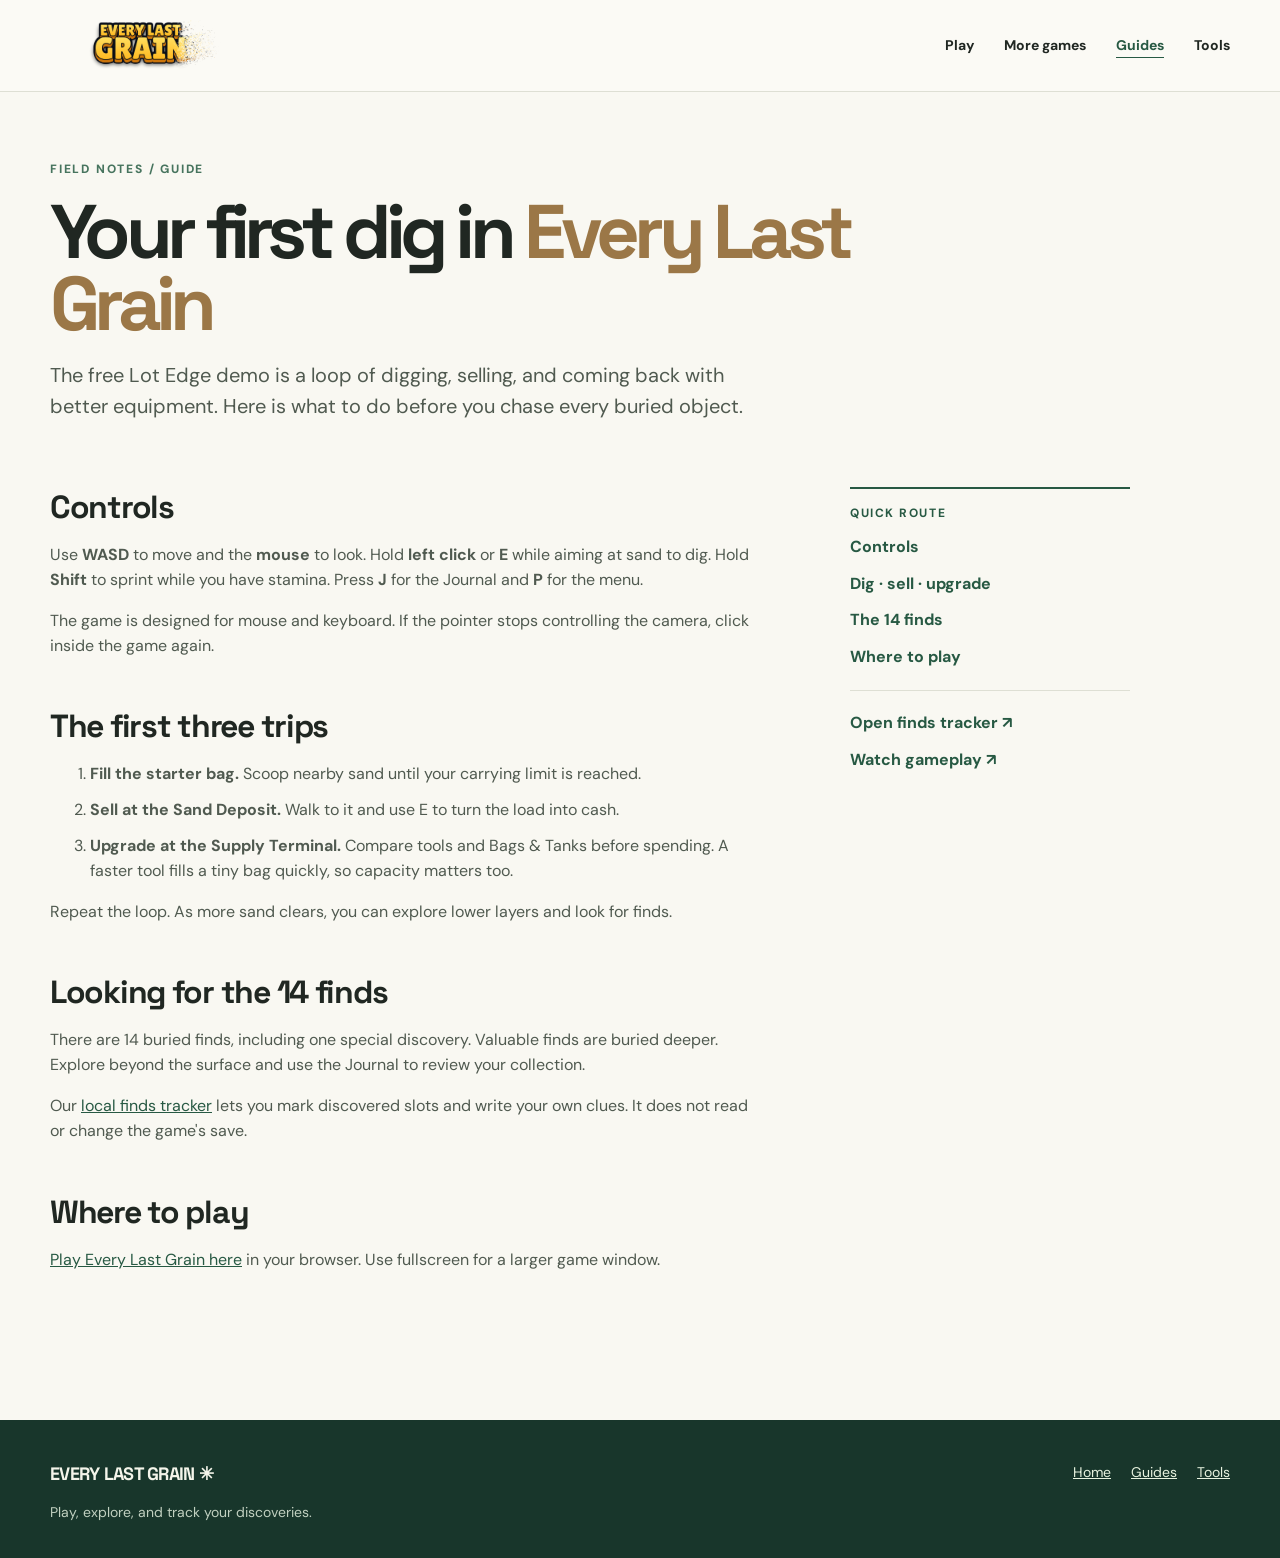
<file: guides.html>
<!doctype html><html lang="en"><head><meta charset="utf-8"><meta name="viewport" content="width=device-width,initial-scale=1"><title>How to Play Every Last Grain — Controls & First Dig</title><meta name="description" content="Learn the Every Last Grain demo's controls, the dig-sell-upgrade loop, how to carry more sand, and where to track your 14 finds."><link rel="canonical" href="https://everylastgrain.games/guides.html"><meta property="og:title" content="How to Play Every Last Grain"><meta property="og:description" content="A clear first-run guide to controls, selling sand, upgrades, and finds."><meta property="og:url" content="https://everylastgrain.games/guides.html"><meta property="og:type" content="article"><link rel="icon" href="favicon.ico" sizes="any"><link rel="stylesheet" href="style.css?v=2"><script defer data-domain="everylastgrain.games" data-api="https://data.1back.link/api/send" src="https://data.1back.link/js/app.js"></script></head><body><a class="skip" href="#main">Skip to content</a><header class="site-header"><a class="brand" href="./" aria-label="Every Last Grain home"><img class="brand-logo" src="logo.png" width="180" height="51" alt="Every Last Grain"></a><nav aria-label="Main navigation"><a href="./#play">Play</a><a href="./#more-games">More games</a><a href="guides.html" aria-current="page">Guides</a><a href="tools.html">Tools</a></nav></header><main id="main" class="article wrap"><span class="kicker">FIELD NOTES / GUIDE</span><h1>Your first dig in <em>Every Last Grain</em></h1><p class="lead">The free Lot Edge demo is a loop of digging, selling, and coming back with better equipment. Here is what to do before you chase every buried object.</p><div class="article-grid"><div><section id="controls"><h2>Controls</h2><p>Use <strong>WASD</strong> to move and the <strong>mouse</strong> to look. Hold <strong>left click</strong> or <strong>E</strong> while aiming at sand to dig. Hold <strong>Shift</strong> to sprint while you have stamina. Press <strong>J</strong> for the Journal and <strong>P</strong> for the menu.</p><p>The game is designed for mouse and keyboard. If the pointer stops controlling the camera, click inside the game again.</p></section><section id="loop"><h2>The first three trips</h2><ol><li><strong>Fill the starter bag.</strong> Scoop nearby sand until your carrying limit is reached.</li><li><strong>Sell at the Sand Deposit.</strong> Walk to it and use E to turn the load into cash.</li><li><strong>Upgrade at the Supply Terminal.</strong> Compare tools and Bags & Tanks before spending. A faster tool fills a tiny bag quickly, so capacity matters too.</li></ol><p>Repeat the loop. As more sand clears, you can explore lower layers and look for finds.</p></section><section id="finds"><h2>Looking for the 14 finds</h2><p>There are 14 buried finds, including one special discovery. Valuable finds are buried deeper. Explore beyond the surface and use the Journal to review your collection.</p><p>Our <a href="tools.html">local finds tracker</a> lets you mark discovered slots and write your own clues. It does not read or change the game's save.</p></section><section id="status"><h2>Where to play</h2><p><a href="./#play">Play Every Last Grain here</a> in your browser. Use fullscreen for a larger game window.</p></section></div><aside><strong>QUICK ROUTE</strong><a href="#controls">Controls</a><a href="#loop">Dig · sell · upgrade</a><a href="#finds">The 14 finds</a><a href="#status">Where to play</a><hr><a href="tools.html">Open finds tracker ↗</a><a href="./#videos">Watch gameplay ↗</a></aside></div></main><footer><div class="wrap footer-inner"><div><strong>EVERY LAST GRAIN ✳</strong><p>Play, explore, and track your discoveries.</p></div><nav><a href="./">Home</a><a href="guides.html">Guides</a><a href="tools.html">Tools</a></nav></div></footer></body></html>
</file>
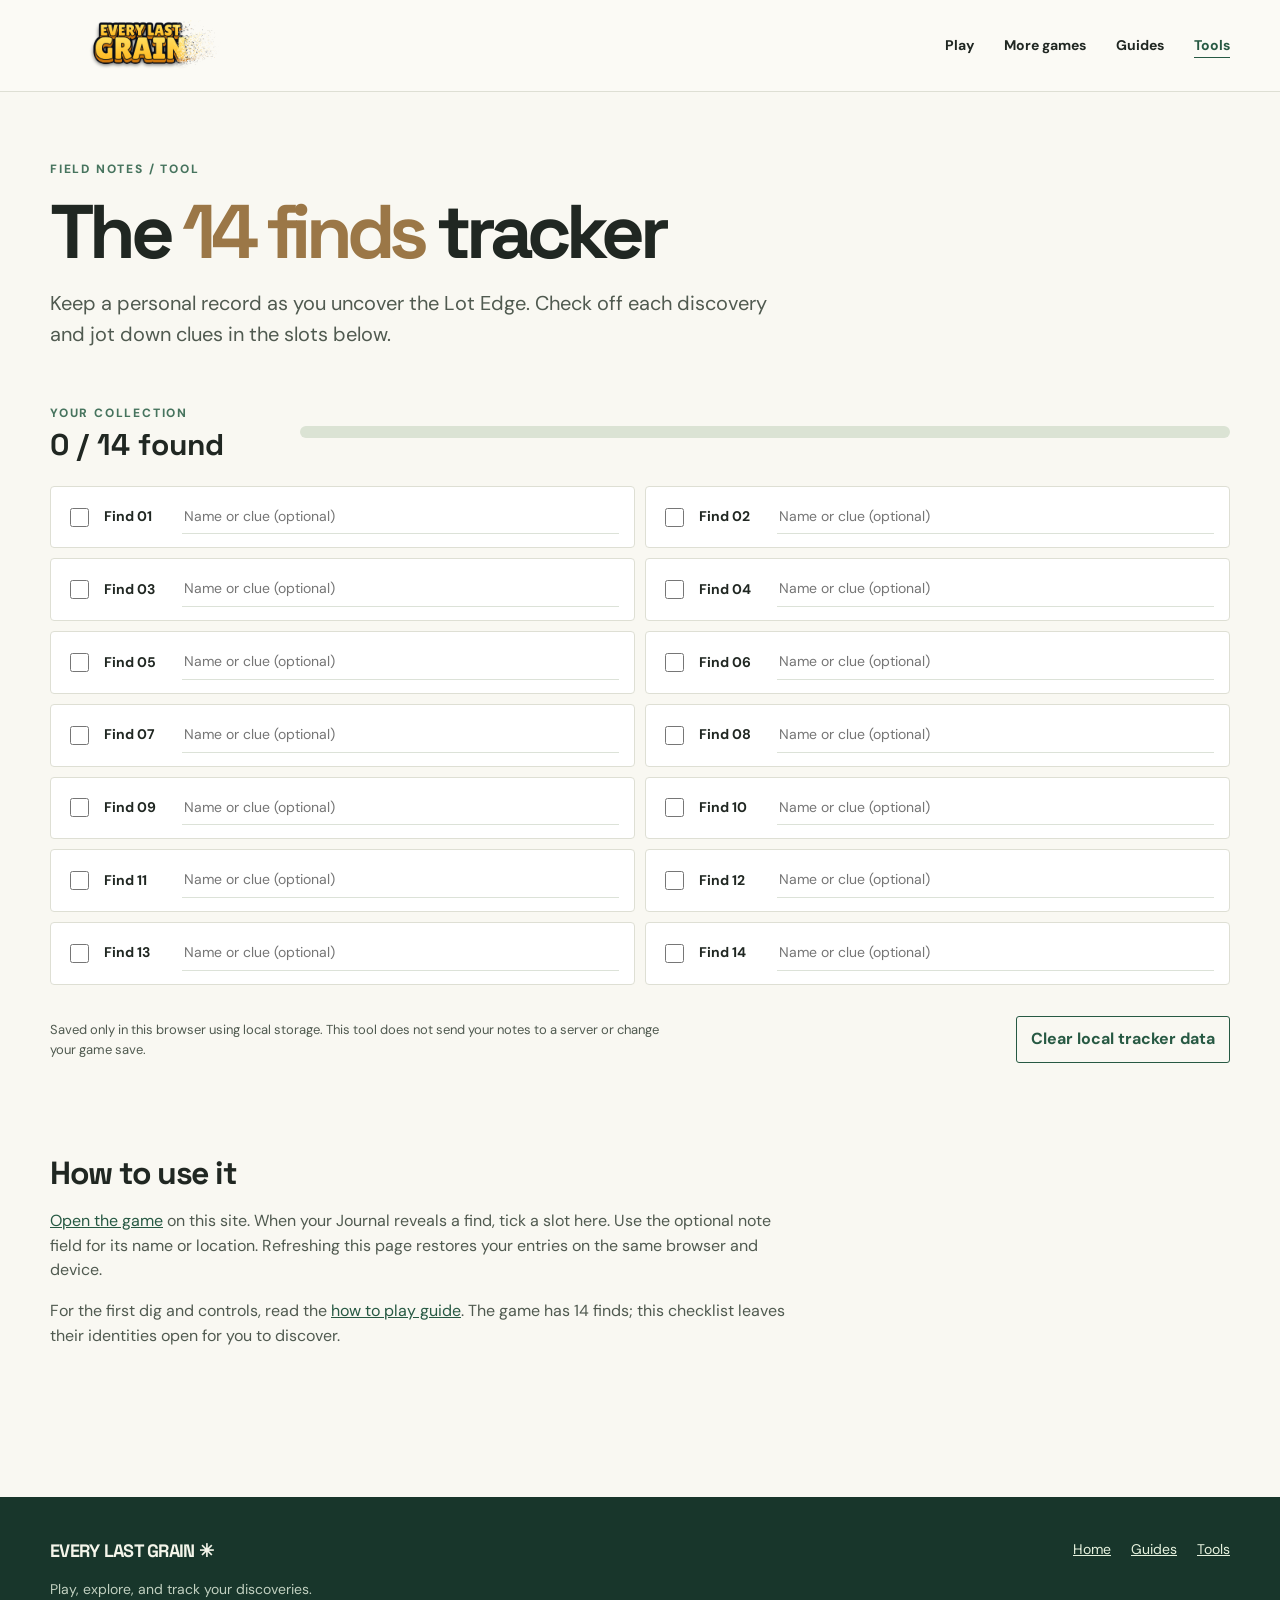
<file: tools.html>
<!doctype html><html lang="en"><head><meta charset="utf-8"><meta name="viewport" content="width=device-width,initial-scale=1"><title>Every Last Grain Finds Tracker — Local 14-Slot Checklist</title><meta name="description" content="Track the 14 finds in Every Last Grain with a private browser checklist. Mark discoveries, write clues, and clear your local data anytime."><link rel="canonical" href="https://everylastgrain.games/tools.html"><meta property="og:title" content="Every Last Grain Finds Tracker"><meta property="og:description" content="A private checklist for all 14 buried finds."><meta property="og:url" content="https://everylastgrain.games/tools.html"><meta property="og:type" content="website"><link rel="icon" href="favicon.ico" sizes="any"><link rel="stylesheet" href="style.css?v=2"><script src="script.js?v=3" defer></script><script defer data-domain="everylastgrain.games" data-api="https://data.1back.link/api/send" src="https://data.1back.link/js/app.js"></script></head><body><a class="skip" href="#main">Skip to content</a><header class="site-header"><a class="brand" href="./" aria-label="Every Last Grain home"><img class="brand-logo" src="logo.png" width="180" height="51" alt="Every Last Grain"></a><nav aria-label="Main navigation"><a href="./#play">Play</a><a href="./#more-games">More games</a><a href="guides.html">Guides</a><a href="tools.html" aria-current="page">Tools</a></nav></header><main id="main" class="article wrap"><span class="kicker">FIELD NOTES / TOOL</span><h1>The <em>14 finds</em> tracker</h1><p class="lead">Keep a personal record as you uncover the Lot Edge. Check off each discovery and jot down clues in the slots below.</p><div class="tracker-head"><div><span class="kicker">YOUR COLLECTION</span><strong><span id="found-count">0</span> / 14 found</strong></div><div class="progress" role="progressbar" aria-label="Finds discovered" aria-valuemin="0" aria-valuemax="14" aria-valuenow="0"><span id="progress-fill"></span></div></div><div id="finds-list" class="finds-list"></div><div class="tool-foot"><p>Saved only in this browser using local storage. This tool does not send your notes to a server or change your game save.</p><button id="clear-tracker" type="button">Clear local tracker data</button></div><section class="tool-guide"><h2>How to use it</h2><p><a href="./#play">Open the game</a> on this site. When your Journal reveals a find, tick a slot here. Use the optional note field for its name or location. Refreshing this page restores your entries on the same browser and device.</p><p>For the first dig and controls, read the <a href="guides.html">how to play guide</a>. The game has 14 finds; this checklist leaves their identities open for you to discover.</p></section></main><footer><div class="wrap footer-inner"><div><strong>EVERY LAST GRAIN ✳</strong><p>Play, explore, and track your discoveries.</p></div><nav><a href="./">Home</a><a href="guides.html">Guides</a><a href="tools.html">Tools</a></nav></div></footer></body></html>
</file>
<file: style.css>
@import url('https://fonts.googleapis.com/css2?family=DM+Sans:wght@400;500;600;700;800&family=Space+Grotesk:wght@400;500;600;700&display=swap');
:root{--ink:#202722;--muted:#626b5e;--cream:#f9f8f2;--sand:#eee9d7;--line:#dedfd4;--green:#275943;--lime:#d9e878;--orange:#e8a75d}*{box-sizing:border-box}html{scroll-behavior:smooth}body{margin:0;background:var(--cream);color:var(--ink);font:16px/1.55 'DM Sans',sans-serif}button,input{font:inherit}a{color:inherit}button,a{transition:.18s ease}.skip{position:absolute;left:-10000px;top:8px;background:#fff;padding:8px;z-index:10}.skip:focus{left:8px}.wrap{width:min(1180px,calc(100% - 48px));margin-inline:auto}.site-header{height:92px;padding:0 max(24px,calc((100vw - 1180px)/2));display:flex;align-items:center;gap:38px;border-bottom:1px solid var(--line);background:#fbfaf5}.brand{display:flex;align-items:center;gap:12px;text-decoration:none;font:700 16px/1 'Space Grotesk',sans-serif;letter-spacing:-.04em;white-space:nowrap}.brand small{font:700 8px/1 'DM Sans',sans-serif;letter-spacing:.14em;color:var(--green);margin-left:3px}.brand-mark{width:38px;height:38px;display:grid;place-items:center;background:var(--green);color:var(--lime);border-radius:50%;font-size:25px}.site-header nav{display:flex;gap:30px;margin-left:auto}.site-header nav a,.header-cta{text-decoration:none;font-weight:700;font-size:14px}.site-header nav a:hover,.site-header nav a[aria-current]{color:var(--green);text-decoration:underline;text-underline-offset:7px}.header-cta{border:1px solid var(--green);border-radius:4px;padding:11px 15px;color:var(--green);white-space:nowrap}.header-cta:hover{background:var(--green);color:#fff}.play-section{padding-top:48px}.eyebrow,.kicker{font-size:12px;font-weight:800;letter-spacing:.15em;color:#47745e}.eyebrow{display:flex;align-items:center;gap:12px}.dot,.live-indicator i{display:inline-block;width:8px;height:8px;border-radius:50%;background:#6eaa76}.eyebrow-line{height:1px;width:35px;background:#98a99a}.intro{display:flex;justify-content:space-between;align-items:end;gap:30px;margin:16px 0 28px}.intro h1,.article h1{font:700 clamp(50px,7.4vw,96px)/.95 'Space Grotesk',sans-serif;letter-spacing:-.075em;margin:0 0 16px}.intro em,.article h1 em{font-style:normal;color:#9b7747}.intro p{font-size:18px;color:#5a6258;max-width:650px;margin:0}.intro-note{display:flex;flex-direction:column;border-left:1px solid #c8cfc1;padding-left:20px;min-width:160px}.intro-note span{font-size:11px;font-weight:800;letter-spacing:.14em;color:var(--green)}.intro-note strong{font:700 24px 'Space Grotesk',sans-serif}.intro-note small{color:var(--muted)}.game-shell{border:1px solid #244433;background:#172d24;box-shadow:0 18px 38px #304a2921;border-radius:5px;overflow:hidden}.game-toolbar{height:42px;display:flex;align-items:center;gap:20px;padding:0 17px;color:#b6c5b9;font:700 10px 'DM Sans',sans-serif;letter-spacing:.16em}.live-indicator{display:flex;align-items:center;gap:8px;color:#dce9d9}.game-toolbar>span:nth-child(2){margin-left:auto}.game-toolbar button{border:0;background:transparent;color:#e8f1e5;cursor:pointer}.game-toolbar button:hover{color:var(--lime)}.game-stage{height:clamp(390px,51vw,610px);position:relative;overflow:hidden;background:linear-gradient(#799c93 0%,#bad1b0 48%,#e8ba70 49%,#ce925c 100%);display:grid;place-items:center}.sun{position:absolute;width:180px;height:180px;border-radius:50%;background:#f9ddb0;top:17%;right:22%;box-shadow:0 0 80px #ffe4b17a}.dune{position:absolute;width:125%;height:48%;left:-12%;bottom:-23%;border-radius:50% 45% 0 0;transform:rotate(-4deg)}.dune-back{background:#dfa86b;bottom:-17%;left:20%;transform:rotate(8deg)}.dune-front{background:#bd8150}.stage-content{position:relative;z-index:1;text-align:center;color:#fff;background:#172b22df;border:1px solid #c8d4b33d;backdrop-filter:blur(6px);padding:28px 38px 26px;width:min(490px,calc(100% - 32px));box-shadow:0 22px 70px #31291c5c}.stage-icon{font-size:38px;color:var(--lime)}.stage-content h2{font:700 clamp(27px,4vw,40px)/1.1 'Space Grotesk',sans-serif;margin:4px 0 12px}.stage-content p{color:#d7e0d7;margin:0 0 22px}.primary-button{display:inline-flex;align-items:center;gap:15px;background:var(--lime);color:#172b22;text-decoration:none;padding:13px 22px;border-radius:3px;font-weight:800}.primary-button:hover{background:#edf4ae;transform:translateY(-2px)}.stage-content small{display:block;color:#ccd7cc;margin-top:14px;font-size:12px}.share-bar{display:flex;align-items:center;justify-content:space-between;padding:18px 0 22px;border-bottom:1px solid var(--line);gap:20px}.share-bar>div:first-child{display:flex;gap:14px;align-items:baseline}.share-bar strong{font:700 16px 'Space Grotesk',sans-serif}.share-bar span{color:var(--muted);font-size:13px}.share-links{display:flex;gap:8px}.share-links a{width:38px;height:38px;display:grid;place-items:center;border:1px solid #d3d9cd;border-radius:50%;color:var(--green);font-weight:800;text-decoration:none;cursor:pointer}.share-links a:hover{background:var(--green);color:#fff}.section{padding-top:78px;padding-bottom:70px}.section-heading{display:flex;justify-content:space-between;align-items:end;gap:30px;margin-bottom:28px}.section-heading h2{font:700 clamp(30px,4vw,46px)/1.07 'Space Grotesk',sans-serif;letter-spacing:-.055em;margin:9px 0 0}.section-heading p{max-width:330px;color:var(--muted);margin:0}.game-grid{display:grid;grid-template-columns:repeat(6,1fr);gap:14px}.game-card{grid-column:span 1;border:1px solid var(--line);background:#fff;text-decoration:none;overflow:hidden;border-radius:5px}.game-card:hover{transform:translateY(-4px);box-shadow:0 10px 28px #2f39231c}.card-art{height:170px;display:grid;place-items:center;overflow:hidden;position:relative}.card-art:before,.card-art:after{content:"";position:absolute;width:130%;height:65%;border-radius:50%;left:-15%;bottom:-40%;transform:rotate(-9deg)}.card-art span{position:relative;z-index:1;font-size:80px;line-height:1}.hay{background:#c9c795;color:#735d38}.hay:before{background:#a5a777}.hay:after{background:#d3b464;bottom:-55%;left:20%}.gold{background:#67958d;color:#f9d471}.gold:before{background:#477a70}.gold:after{background:#c0ac65;bottom:-56%;left:10%}.discover{background:#d1ae8e;color:#5d503d}.discover:before{background:#b68d6c}.discover:after{background:#85654f;bottom:-56%}.card-copy{padding:18px}.card-copy strong{display:block;font:700 20px 'Space Grotesk',sans-serif}.card-copy span{display:block;color:var(--muted);font-size:14px;margin-top:4px}.card-copy small{display:block;color:var(--green);font-size:11px;font-weight:800;letter-spacing:.12em;margin-top:20px}.video-grid{display:grid;grid-template-columns:repeat(2,1fr);gap:22px}.video-card{border:1px solid var(--line);padding:10px 10px 22px;background:#fff;border-radius:5px}.video-frame{aspect-ratio:16/9;background:radial-gradient(circle at 72% 25%,#f1d0a1 0 10%,transparent 11%),linear-gradient(170deg,#92aaa0 0 51%,#c39159 52% 100%);display:grid;place-items:center}.video-frame button{border:0;width:64px;height:64px;border-radius:50%;background:var(--lime);color:var(--ink);font-size:26px;cursor:pointer;box-shadow:0 5px 28px #283e3555}.video-frame button:hover{transform:scale(1.08)}.video-frame iframe{width:100%;height:100%;border:0}.video-card h3{font:700 21px 'Space Grotesk',sans-serif;margin:19px 14px 5px}.video-card p,.video-card>a{margin:0 14px;color:var(--muted);font-size:14px}.video-card>a{display:inline-block;margin-top:10px;color:var(--green);font-weight:700}.guide-band{background:#e9eddf}.text-link{font-weight:800;color:var(--green)}.steps{display:grid;grid-template-columns:repeat(4,1fr);gap:14px}.steps article{border-top:2px solid #6d916f;padding:22px 16px 8px 0}.steps span{font-size:12px;color:var(--green);font-weight:800;letter-spacing:.12em}.steps h3{font:700 22px 'Space Grotesk',sans-serif;margin:13px 0 8px}.steps p{margin:0;color:#586553;font-size:14px}.steps a{color:var(--green)}.faq details{padding:18px 0;border-bottom:1px solid var(--line)}.faq summary{cursor:pointer;font:700 20px 'Space Grotesk',sans-serif}.faq details p{color:var(--muted);max-width:720px}footer{background:#18362b;color:#f4f5ea;padding:42px 0 20px}.footer-inner{display:flex;justify-content:space-between;gap:40px}.footer-inner strong{font:700 18px 'Space Grotesk',sans-serif;letter-spacing:-.04em}.footer-inner strong span{color:var(--lime)}.footer-inner p{color:#c1d0c0;max-width:470px;font-size:14px}.footer-inner nav{display:flex;gap:20px;flex-wrap:wrap;align-content:start}.footer-inner a{color:#e7f3df;font-size:14px}.footer-bottom{border-top:1px solid #496455;margin-top:30px;padding-top:16px;font-size:12px;color:#b9c9ba}.article{padding-top:64px;padding-bottom:100px}.article h1{font-size:clamp(47px,6vw,76px);max-width:850px;margin-top:15px}.lead{font-size:20px;color:var(--muted);max-width:720px}.article-grid{display:grid;grid-template-columns:minmax(0,710px) 280px;gap:90px;margin-top:65px}.article section{margin-bottom:48px}.article h2{font:700 32px 'Space Grotesk',sans-serif;letter-spacing:-.04em;margin:0 0 13px}.article p,.article li{color:#505a50}.article li{margin-bottom:11px}.article a{color:var(--green)}.article aside{border-top:2px solid var(--green);padding-top:15px;align-self:start;position:sticky;top:20px;display:flex;flex-direction:column;gap:12px}.article aside strong{font-size:12px;color:var(--green);letter-spacing:.13em}.article aside a{text-decoration:none;font-weight:700}.article aside hr{width:100%;border:0;border-top:1px solid var(--line)}.source-note{font-size:13px;border-top:1px solid var(--line);padding-top:16px}.tracker-head{display:flex;align-items:center;gap:30px;margin:50px 0 22px}.tracker-head>div:first-child{min-width:220px}.tracker-head strong{display:block;font:700 30px 'Space Grotesk',sans-serif}.progress{height:12px;flex:1;background:#dbe3d4;border-radius:10px;overflow:hidden}.progress span{display:block;width:0;height:100%;background:var(--green);transition:width .2s}.finds-list{display:grid;grid-template-columns:repeat(2,1fr);gap:10px}.find-row{display:flex;align-items:center;gap:12px;border:1px solid var(--line);background:#fff;padding:13px 15px;border-radius:4px}.find-row input[type=checkbox]{width:19px;height:19px;accent-color:var(--green);flex:none}.find-row label{font-weight:700;min-width:66px;font-size:14px}.find-row input[type=text]{min-width:0;flex:1;border:0;border-bottom:1px solid #dce2d8;border-radius:0;outline:0;padding:6px 2px;background:transparent;font-size:14px}.find-row input[type=text]:focus{border-color:var(--green)}.tool-foot{display:flex;align-items:center;justify-content:space-between;gap:20px;margin-top:22px}.tool-foot p{font-size:13px;max-width:620px}.tool-foot button{background:none;border:1px solid var(--green);padding:10px 14px;border-radius:3px;color:var(--green);font-weight:700;cursor:pointer;white-space:nowrap}.tool-foot button:hover{background:var(--green);color:#fff}.tool-guide{margin-top:80px;max-width:740px}@media(max-width:800px){.site-header{height:auto;padding:15px 24px;flex-wrap:wrap;gap:12px}.site-header nav{order:3;width:100%;justify-content:space-between;gap:8px;margin:0;overflow:auto}.site-header nav a{white-space:nowrap;font-size:13px}.header-cta{margin-left:auto;font-size:12px;padding:8px}.intro-note{display:none}.game-grid{grid-template-columns:repeat(3,1fr)}.game-card{grid-column:span 1}.steps{grid-template-columns:repeat(2,1fr)}.article-grid{grid-template-columns:1fr;gap:20px}.article aside{position:static;grid-row:1}.article aside a{display:inline}.article aside hr{display:none}}@media(max-width:600px){.wrap{width:calc(100% - 32px)}.play-section{padding-top:30px}.intro h1{font-size:52px}.intro p{font-size:16px}.game-toolbar>span:nth-child(2){font-size:8px}.game-toolbar button span{display:none}.game-stage{height:420px}.stage-content{padding:22px 18px}.share-bar{align-items:flex-start;flex-direction:column}.share-bar>div:first-child{flex-direction:column;gap:0}.share-links{width:100%;justify-content:space-between}.share-links a{width:42px;height:42px}.section{padding-top:58px;padding-bottom:50px}.section-heading{display:block}.section-heading p{margin-top:12px}.game-grid{grid-template-columns:repeat(2,1fr)}.card-art{height:115px}.card-art span{font-size:56px}.card-copy{padding:12px}.card-copy strong{font-size:16px}.card-copy span{font-size:12px}.video-grid,.finds-list{grid-template-columns:1fr}.steps{grid-template-columns:1fr 1fr}.footer-inner,.tool-foot{flex-direction:column;align-items:flex-start}.article{padding-top:40px}.article h1{font-size:46px}.lead{font-size:17px}.tracker-head{display:block}.progress{margin-top:12px}.find-row label{min-width:60px}}

.brand-logo{display:block;width:180px;height:auto}.game-stage{background:#05070b}.game-stage iframe{display:block;width:100%;height:100%;border:0;position:relative;z-index:1}.game-loading{position:absolute;inset:0;display:flex;flex-direction:column;align-items:center;justify-content:center;gap:8px;background:#111811;color:#f4f5e6;z-index:2;text-align:center}.game-loading[hidden]{display:none}.game-loading strong{font:700 25px "Space Grotesk",sans-serif}.game-loading span{font-size:14px;color:#cbd5c5}.game-footnote{display:flex;justify-content:space-between;gap:18px;color:var(--muted);font-size:13px;padding:12px 0}.game-footnote a{color:var(--green);font-weight:700}@media(max-width:600px){.brand-logo{width:145px}.game-stage{height:420px}.game-footnote{flex-direction:column;gap:6px}}

.intro-shot{width:250px;flex:none;margin:0;align-self:center;border:1px solid var(--line);background:#fff;padding:6px;border-radius:4px;box-shadow:0 8px 24px #272c1c14}.intro-shot img{display:block;width:100%;height:126px;object-fit:cover;border-radius:2px}.intro-shot figcaption{color:var(--green);font-size:10px;font-weight:800;letter-spacing:.12em;padding:7px 3px 1px}.card-image{display:block;width:100%;height:160px;object-fit:cover;background:#e1e0d5}.video-frame{position:relative;overflow:hidden}.video-frame>img{position:absolute;inset:0;width:100%;height:100%;object-fit:cover}.video-frame button{position:relative;z-index:1}@media(max-width:800px){.intro-shot{display:none}}@media(max-width:600px){.card-image{height:115px}}
</file>
